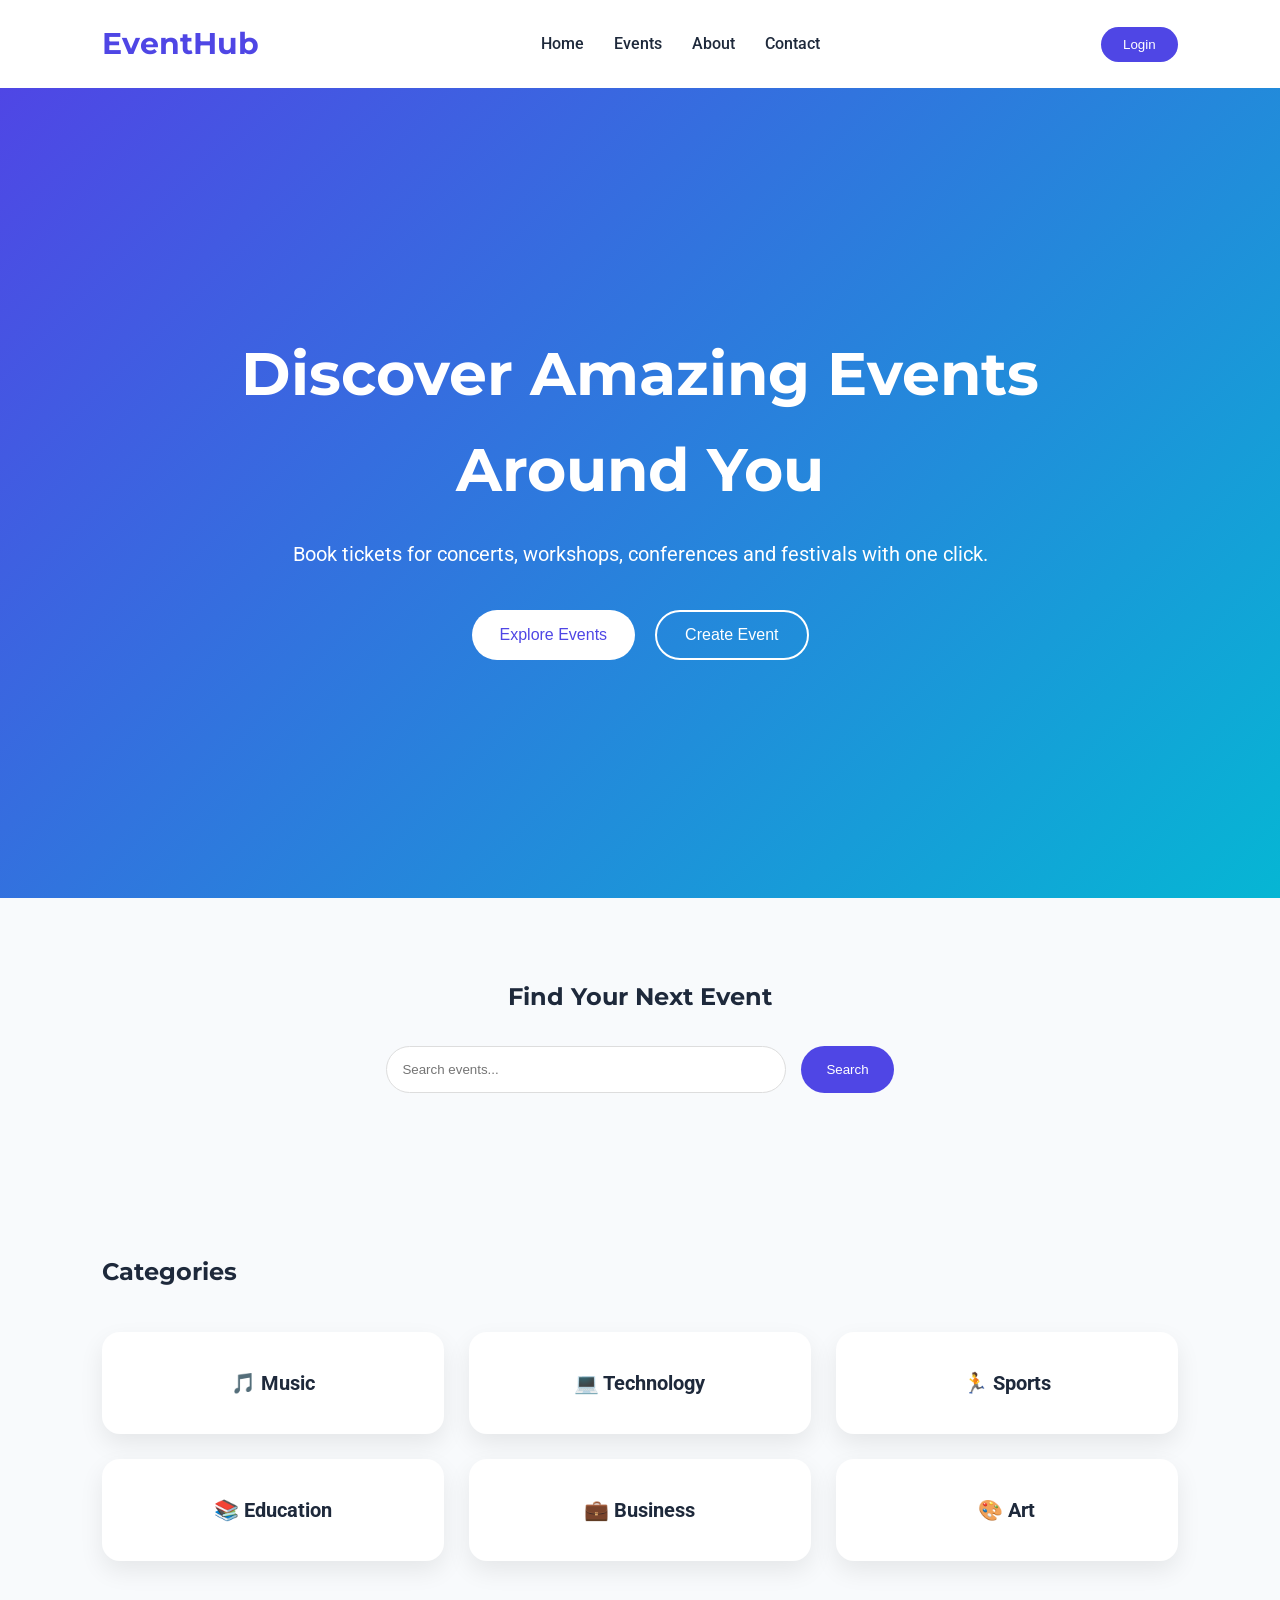
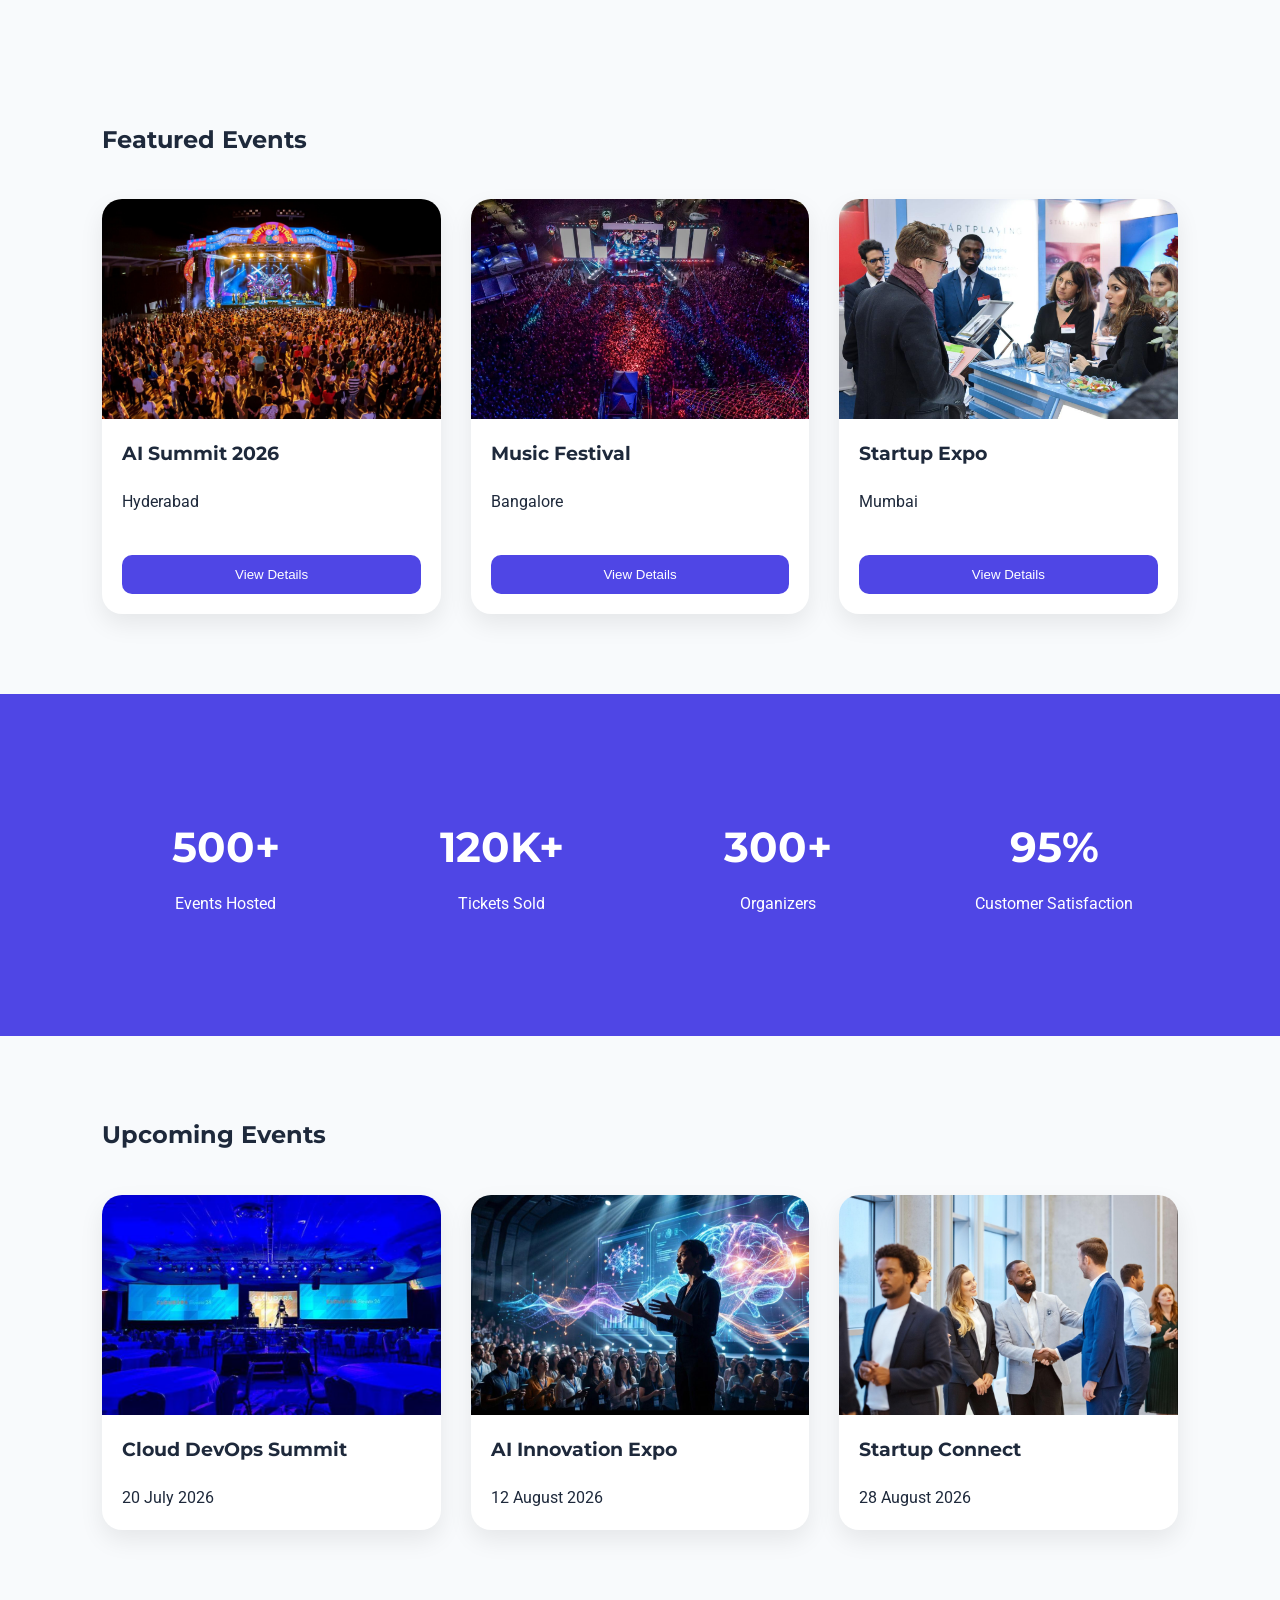
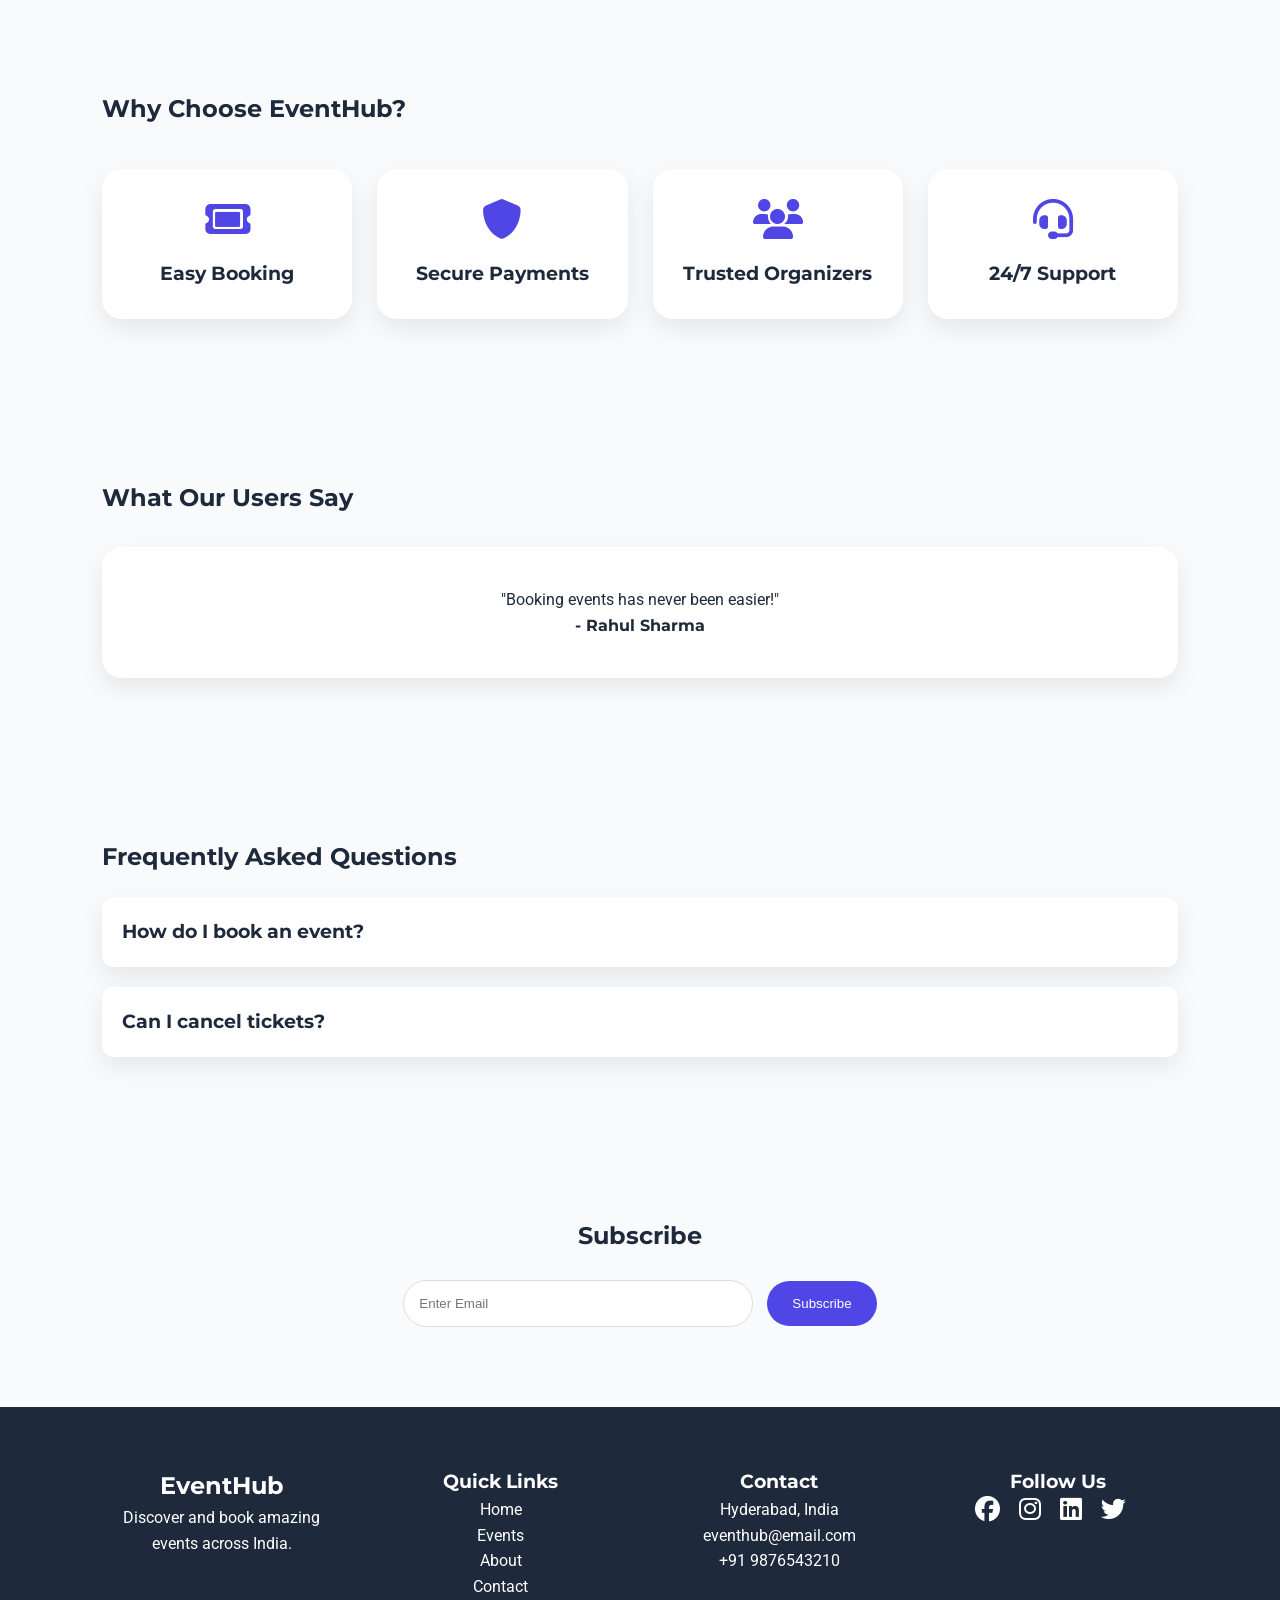
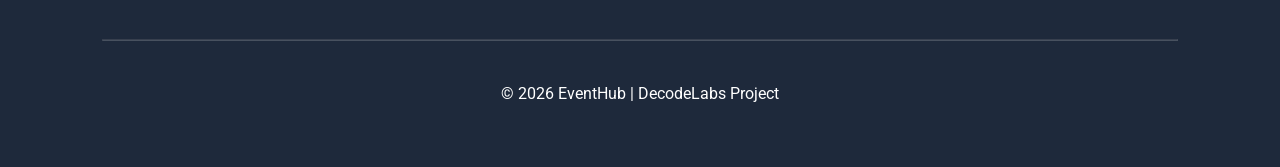
<file: project-1/EventHub/index.html>
<!DOCTYPE html>
<html lang="en">

<head>
    <meta charset="UTF-8">
    <meta name="viewport" content="width=device-width, initial-scale=1.0">
    <title>EventHub | Event Management Platform</title>
    <link rel="stylesheet" href="css/style.css">
    <link rel="stylesheet" href="css/responsive.css">
    <link rel="preconnect" href="https://fonts.googleapis.com">
    <link rel="preconnect" href="https://fonts.gstatic.com" crossorigin>
    <link
        href="https://fonts.googleapis.com/css2?family=Montserrat:wght@500;600;700&family=Roboto:wght@300;400;500&display=swap"
        rel="stylesheet">
    <link rel="stylesheet" href="https://cdnjs.cloudflare.com/ajax/libs/font-awesome/6.7.2/css/all.min.css">
</head>

<body>
    <!-- HEADER -->
    <header>
        <nav class="navbar">
            <div class="logo">
                <h2>EventHub</h2>
            </div>
            <ul class="nav-links">
                <li><a href="index.html">Home</a></li>
                <li><a href="events.html">Events</a></li>
                <li><a href="about.html">About</a></li>
                <li><a href="contact.html">Contact</a></li>
            </ul>
            <button class="login-btn">Login</button>
            <div class="menu-btn">
                <i class="fa-solid fa-bars"></i>
            </div>
        </nav>
    </header>

    <!-- HERO -->
    <section class="hero">
        <div class="hero-content">
            <h1>Discover Amazing Events Around You</h1>
            <p>
                Book tickets for concerts, workshops,
                conferences and festivals with one click.
            </p>
            <div class="hero-buttons">
                <button class="primary-btn">
                    Explore Events
                </button>
                <button class="secondary-btn">
                    Create Event
                </button>
            </div>
        </div>
    </section>

    <!-- SEARCH -->
    <section class="search-section">
        <h2>Find Your Next Event</h2>
        <div class="search-box">
            <input type="text" placeholder="Search events...">
            <button>
                Search
            </button>
        </div>
    </section>

    <!-- CATEGORIES -->
    <section class="categories">
        <h2>Categories</h2>
        <div class="category-grid">
            <div class="card">🎵 Music</div>
            <div class="card">💻 Technology</div>
            <div class="card">🏃 Sports</div>
            <div class="card">📚 Education</div>
            <div class="card">💼 Business</div>
            <div class="card">🎨 Art</div>
        </div>
    </section>

    <!-- FEATURED EVENTS -->
    <section class="events">
        <h2>Featured Events</h2>
        <div class="event-grid">
            <div class="event-card">
                <img src="images/event1.jpg" alt="">
                <h3>AI Summit 2026</h3>
                <p>Hyderabad</p>
                <button>View Details</button>
            </div>
            <div class="event-card">
                <img src="images/event2.jpg" alt="">
                <h3>Music Festival</h3>
                <p>Bangalore</p>
                <button>View Details</button>
            </div>
            <div class="event-card">
                <img src="images/event3.jpg" alt="">
                <h3>Startup Expo</h3>
                <p>Mumbai</p>
                <button>View Details</button>
            </div>
        </div>
    </section>

    <!-- Statistics -->
    <section class="statistics">
        <div class="stat-box">
            <h2>500+</h2>
            <p>Events Hosted</p>
        </div>
        <div class="stat-box">
            <h2>120K+</h2>
            <p>Tickets Sold</p>
        </div>
        <div class="stat-box">
            <h2>300+</h2>
            <p>Organizers</p>
        </div>
        <div class="stat-box">
            <h2>95%</h2>
            <p>Customer Satisfaction</p>
        </div>
    </section>

    <section class="upcoming">
        <h2>Upcoming Events</h2>
        <div class="event-grid">
            <div class="event-card">
                <img src="images/cloud-devops.png" alt="Cloud DevOps Summit banner">
                <h3>Cloud DevOps Summit</h3>
                <p>20 July 2026</p>
            </div>
            <div class="event-card">
                <img src="images/ai-innovation.png" alt="AI Innovation Expo banner">
                <h3>AI Innovation Expo</h3>
                <p>12 August 2026</p>
            </div>
            <div class="event-card">
                <img src="images/startup-connect.png" alt="Startup Connect banner">
                <h3>Startup Connect</h3>
                <p>28 August 2026</p>
            </div>
        </div>
    </section>

    <!-- WHY US -->
    <section class="why-us">
        <h2>Why Choose EventHub?</h2>
        <div class="why-grid">
            <div>
                <i class="fa-solid fa-ticket"></i>
                <h3>Easy Booking</h3>
            </div>
            <div>
                <i class="fa-solid fa-shield"></i>
                <h3>Secure Payments</h3>
            </div>
            <div>
                <i class="fa-solid fa-users"></i>
                <h3>Trusted Organizers</h3>
            </div>
            <div>
                <i class="fa-solid fa-headset"></i>
                <h3>24/7 Support</h3>
            </div>
        </div>
    </section>

    <!-- TESTIMONIAL -->
    <section class="testimonial">
        <h2>What Our Users Say</h2>
        <div class="testimonial-card">
            <p>
                "Booking events has never been easier!"
            </p>
            <h4>- Rahul Sharma</h4>
        </div>
    </section>

    <!-- FAQ -->
    <section class="faq">
        <h2>Frequently Asked Questions</h2>
        <div class="faq-item">
            <h3>How do I book an event?</h3>
            <p>Choose your event and click Book Ticket.</p>
        </div>
        <div class="faq-item">
            <h3>Can I cancel tickets?</h3>
            <p>Yes, based on organizer policy.</p>
        </div>
    </section>

    <!-- NEWSLETTER -->
    <section class="newsletter">
        <h2>Subscribe</h2>
        <input type="email" placeholder="Enter Email">
        <button>
            Subscribe
        </button>
    </section>

    <!-- FOOTER -->
    <footer>
        <div class="footer-container">
            <div>
                <h2>EventHub</h2>
                <p>
                    Discover and book amazing events across India.
                </p>
            </div>
            <div>
                <h3>Quick Links</h3>
                <ul>
                    <li>Home</li>
                    <li>Events</li>
                    <li>About</li>
                    <li>Contact</li>
                </ul>
            </div>
            <div>
                <h3>Contact</h3>
                <p>Hyderabad, India</p>
                <p>eventhub@email.com</p>
                <p>+91 9876543210</p>
            </div>
            <div>
                <h3>Follow Us</h3>
                <i class="fab fa-facebook"></i>
                <i class="fab fa-instagram"></i>
                <i class="fab fa-linkedin"></i>
                <i class="fab fa-twitter"></i>
            </div>
        </div>
        <hr>
        <p class="copyright">
            © 2026 EventHub | DecodeLabs Project
        </p>
    </footer>

    <script src="js/script.js"></script>

</body>

</html>
</file>
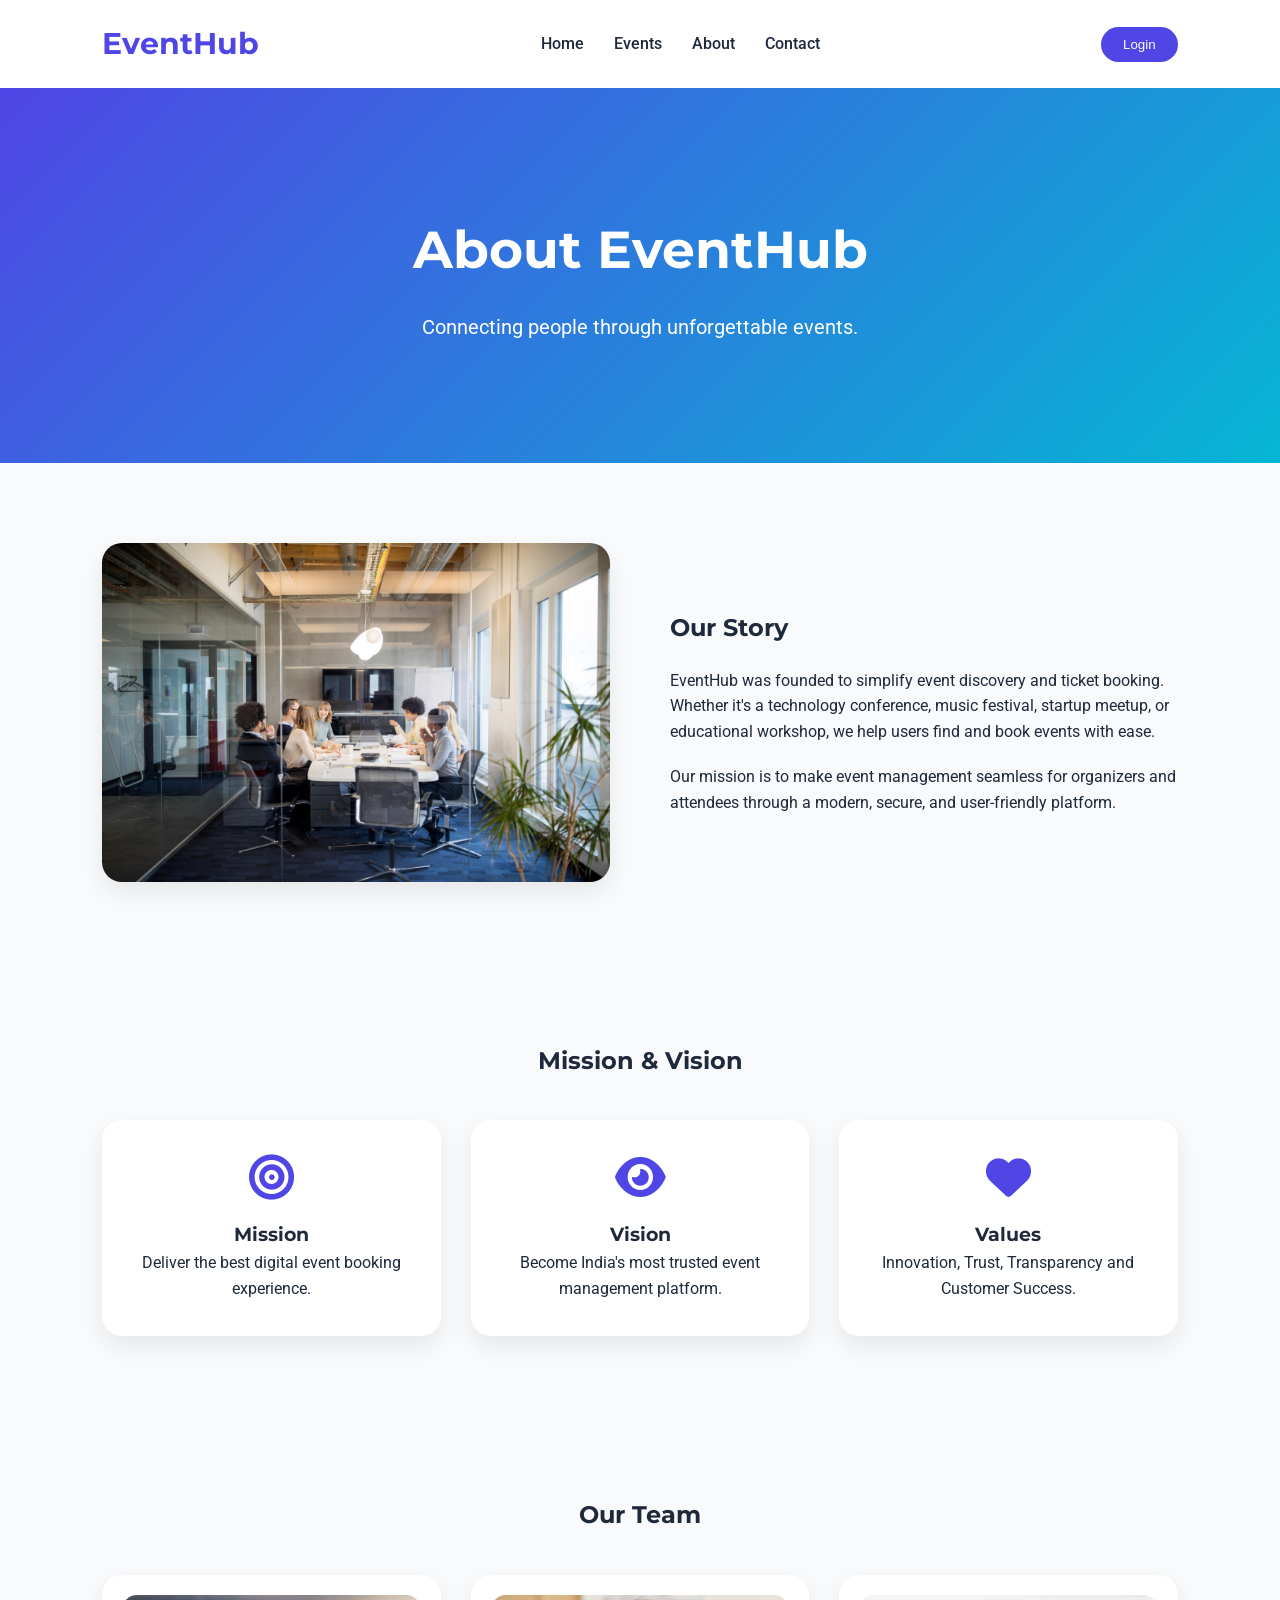
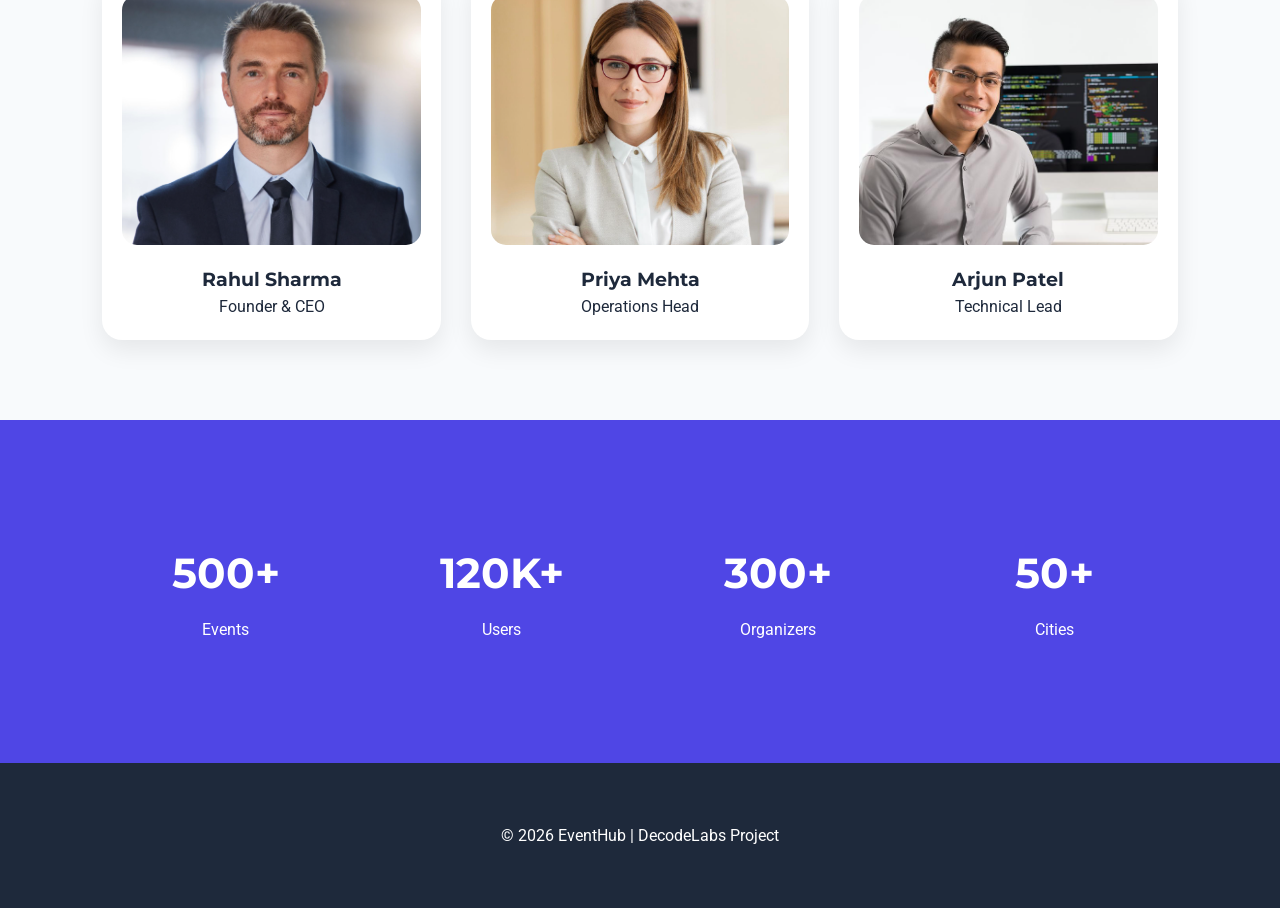
<file: project-1/EventHub/about.html>
<!DOCTYPE html>
<html lang="en">

<head>
    <meta charset="UTF-8">
    <meta name="viewport" content="width=device-width, initial-scale=1.0">
    <title>About | EventHub</title>
    <link rel="stylesheet" href="css/style.css">
    <link rel="stylesheet" href="css/responsive.css">
    <link rel="preconnect" href="https://fonts.googleapis.com">
    <link
        href="https://fonts.googleapis.com/css2?family=Montserrat:wght@600;700&family=Roboto:wght@400;500&display=swap"
        rel="stylesheet">
    <link rel="stylesheet" href="https://cdnjs.cloudflare.com/ajax/libs/font-awesome/6.7.2/css/all.min.css">
    <style>
        .section-title {
            text-align: center;
        }

        .team-title {
            text-align: center;
        }
    </style>
</head>

<body>
    <header>
        <nav class="navbar">
            <div class="logo">
                <h2>EventHub</h2>
            </div>
            <ul class="nav-links">
                <li><a href="index.html">Home</a></li>
                <li><a href="events.html">Events</a></li>
                <li><a href="about.html" class="active">About</a></li>
                <li><a href="contact.html">Contact</a></li>
            </ul>
            <button class="login-btn">Login</button>
            <div class="menu-btn">
                <i class="fa-solid fa-bars"></i>
            </div>
        </nav>
    </header>
    <section class="page-header">
        <h1>About EventHub</h1>
        <p>
            Connecting people through unforgettable events.
        </p>
    </section>

    <!-- OUR STORY -->

    <section class="about-section">
        <div class="about-image">
            <img src="images/about.jpg" alt="About EventHub">
        </div>
        <div class="about-content">
            <h2>Our Story</h2>
            <p>
                EventHub was founded to simplify event discovery and ticket booking.
                Whether it's a technology conference, music festival, startup meetup,
                or educational workshop, we help users find and book events with ease.
            </p>
            <p>
                Our mission is to make event management seamless for organizers and attendees through a modern, secure,
                and user-friendly platform.
            </p>
        </div>
    </section>

    <!-- MISSION -->

    <section>
        <h2 class="section-title">Mission & Vision</h2>
        <div class="mission-grid">
            <div class="mission-card">
                <i class="fa-solid fa-bullseye"></i>
                <h3>Mission</h3>
                <p>
                    Deliver the best digital event booking experience.
                </p>
            </div>
            <div class="mission-card">
                <i class="fa-solid fa-eye"></i>
                <h3>Vision</h3>
                <p>
                    Become India's most trusted event management platform.
                </p>
            </div>
            <div class="mission-card">
                <i class="fa-solid fa-heart"></i>
                <h3>Values</h3>
                <p>
                    Innovation, Trust, Transparency and Customer Success.
                </p>
            </div>
        </div>
    </section>

    <!-- TEAM -->

    <section>
        <h2 class="team-title">Our Team</h2>
        <div class="speaker-grid">
            <div class="speaker-card">
                <img src="images/team/team1.png" alt="Rahul Sharma">
                <h3>Rahul Sharma</h3>
                <p>Founder & CEO</p>
            </div>

            <div class="speaker-card">
                <img src="images/team/team2.png" alt="Priya Mehta">
                <h3>Priya Mehta</h3>
                <p>Operations Head</p>
            </div>

            <div class="speaker-card">
                <img src="images/team/team3.png" alt="Arjun Patel">
                <h3>Arjun Patel</h3>
                <p>Technical Lead</p>
            </div>
        </div>
    </section>

    <!-- ACHIEVEMENTS -->

    <section class="statistics">
        <div class="stat-box">
            <h2>500+</h2>
            <p>Events</p>
        </div>

        <div class="stat-box">
            <h2>120K+</h2>
            <p>Users</p>
        </div>

        <div class="stat-box">
            <h2>300+</h2>
            <p>Organizers</p>
        </div>

        <div class="stat-box">
            <h2>50+</h2>
            <p>Cities</p>
        </div>
    </section>

    <footer>
        <p>
            © 2026 EventHub | DecodeLabs Project
        </p>
    </footer>

    <script src="js/script.js"></script>

</body>

</html>
</file>
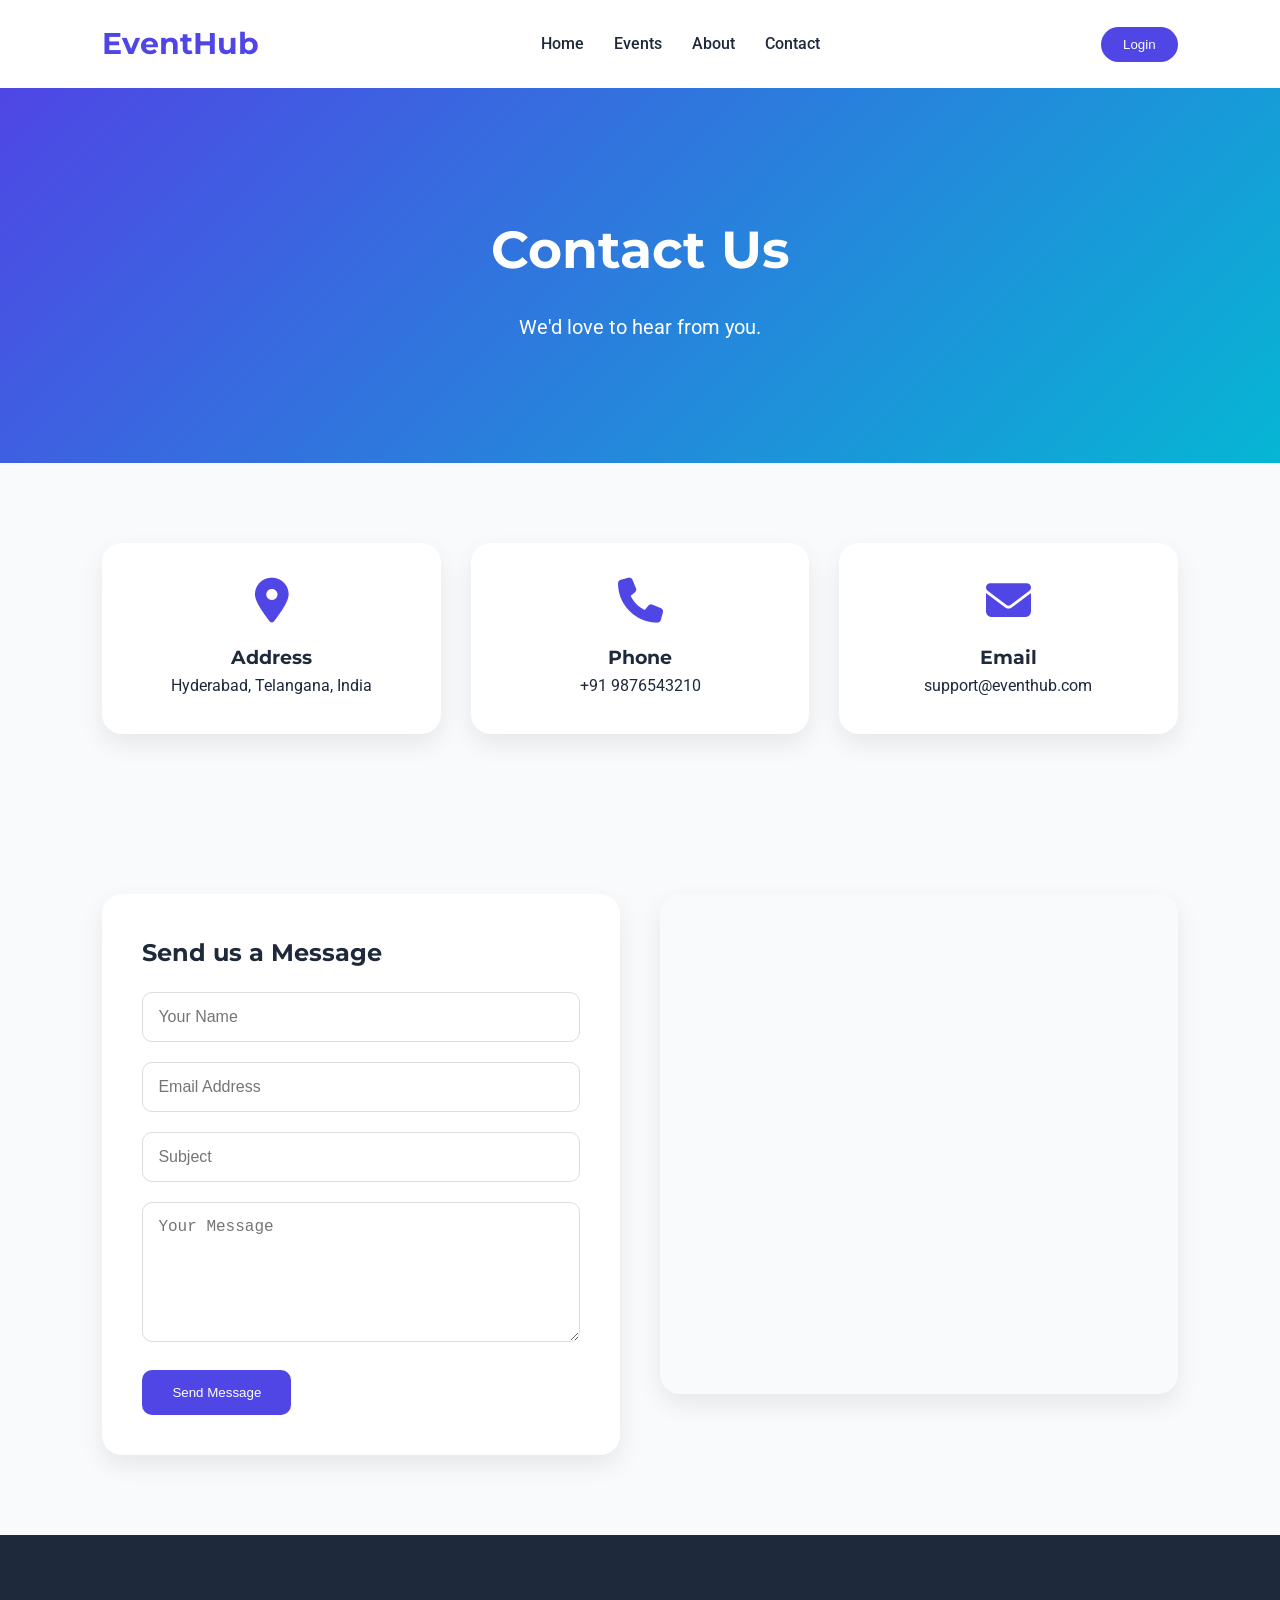
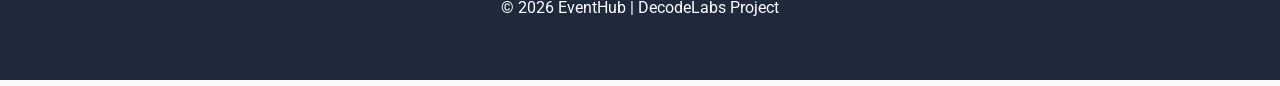
<file: project-1/EventHub/contact.html>
<!DOCTYPE html>
<html lang="en">

<head>
    <meta charset="UTF-8">
    <meta name="viewport" content="width=device-width, initial-scale=1.0">
    <title>Contact | EventHub</title>
    <link rel="stylesheet" href="css/style.css">
    <link rel="stylesheet" href="css/responsive.css">
    <link rel="preconnect" href="https://fonts.googleapis.com">
    <link
        href="https://fonts.googleapis.com/css2?family=Montserrat:wght@600;700&family=Roboto:wght@400;500&display=swap"
        rel="stylesheet">
    <link rel="stylesheet" href="https://cdnjs.cloudflare.com/ajax/libs/font-awesome/6.7.2/css/all.min.css">
</head>

<body>
    <header>
        <nav class="navbar">
            <div class="logo">
                <h2>EventHub</h2>
            </div>
            <ul class="nav-links">
                <li><a href="index.html">Home</a></li>
                <li><a href="events.html">Events</a></li>
                <li><a href="about.html">About</a></li>
                <li><a href="contact.html" class="active">Contact</a></li>
            </ul>
            <button class="login-btn">Login</button>
            <div class="menu-btn">
                <i class="fa-solid fa-bars"></i>
            </div>
        </nav>
    </header>
    <section class="page-header">
        <h1>Contact Us</h1>
        <p>
            We'd love to hear from you.
        </p>
    </section>

    <!-- Contact Cards -->

    <section class="contact-info">
        <div class="contact-card">
            <i class="fa-solid fa-location-dot"></i>
            <h3>Address</h3>
            <p>Hyderabad, Telangana, India</p>
        </div>
        <div class="contact-card">
            <i class="fa-solid fa-phone"></i>
            <h3>Phone</h3>
            <p>+91 9876543210</p>
        </div>
        <div class="contact-card">
            <i class="fa-solid fa-envelope"></i>
            <h3>Email</h3>
            <p>support@eventhub.com</p>
        </div>

    </section>

    <!-- Contact Form -->

    <section class="contact-section">
        <div class="contact-form">
            <h2>Send us a Message</h2>
            <form id="contactForm">
                <input type="text" id="name" placeholder="Your Name" required>
                <input type="email" id="email" placeholder="Email Address" required>
                <input type="text" id="subject" placeholder="Subject">
                <textarea id="message" rows="6" placeholder="Your Message"></textarea>
                <button type="submit">
                    Send Message
                </button>
            </form>
        </div>
        <div class="map">
            <iframe title="Map of Hyderabad" src="https://www.google.com/maps?q=Hyderabad&output=embed" loading="lazy"
                aria-label="Map showing location of Hyderabad">
            </iframe>
        </div>
    </section>
    <footer>
        <p>
            © 2026 EventHub | DecodeLabs Project
        </p>
    </footer>
    <script src="js/script.js"></script>
</body>

</html>
</file>
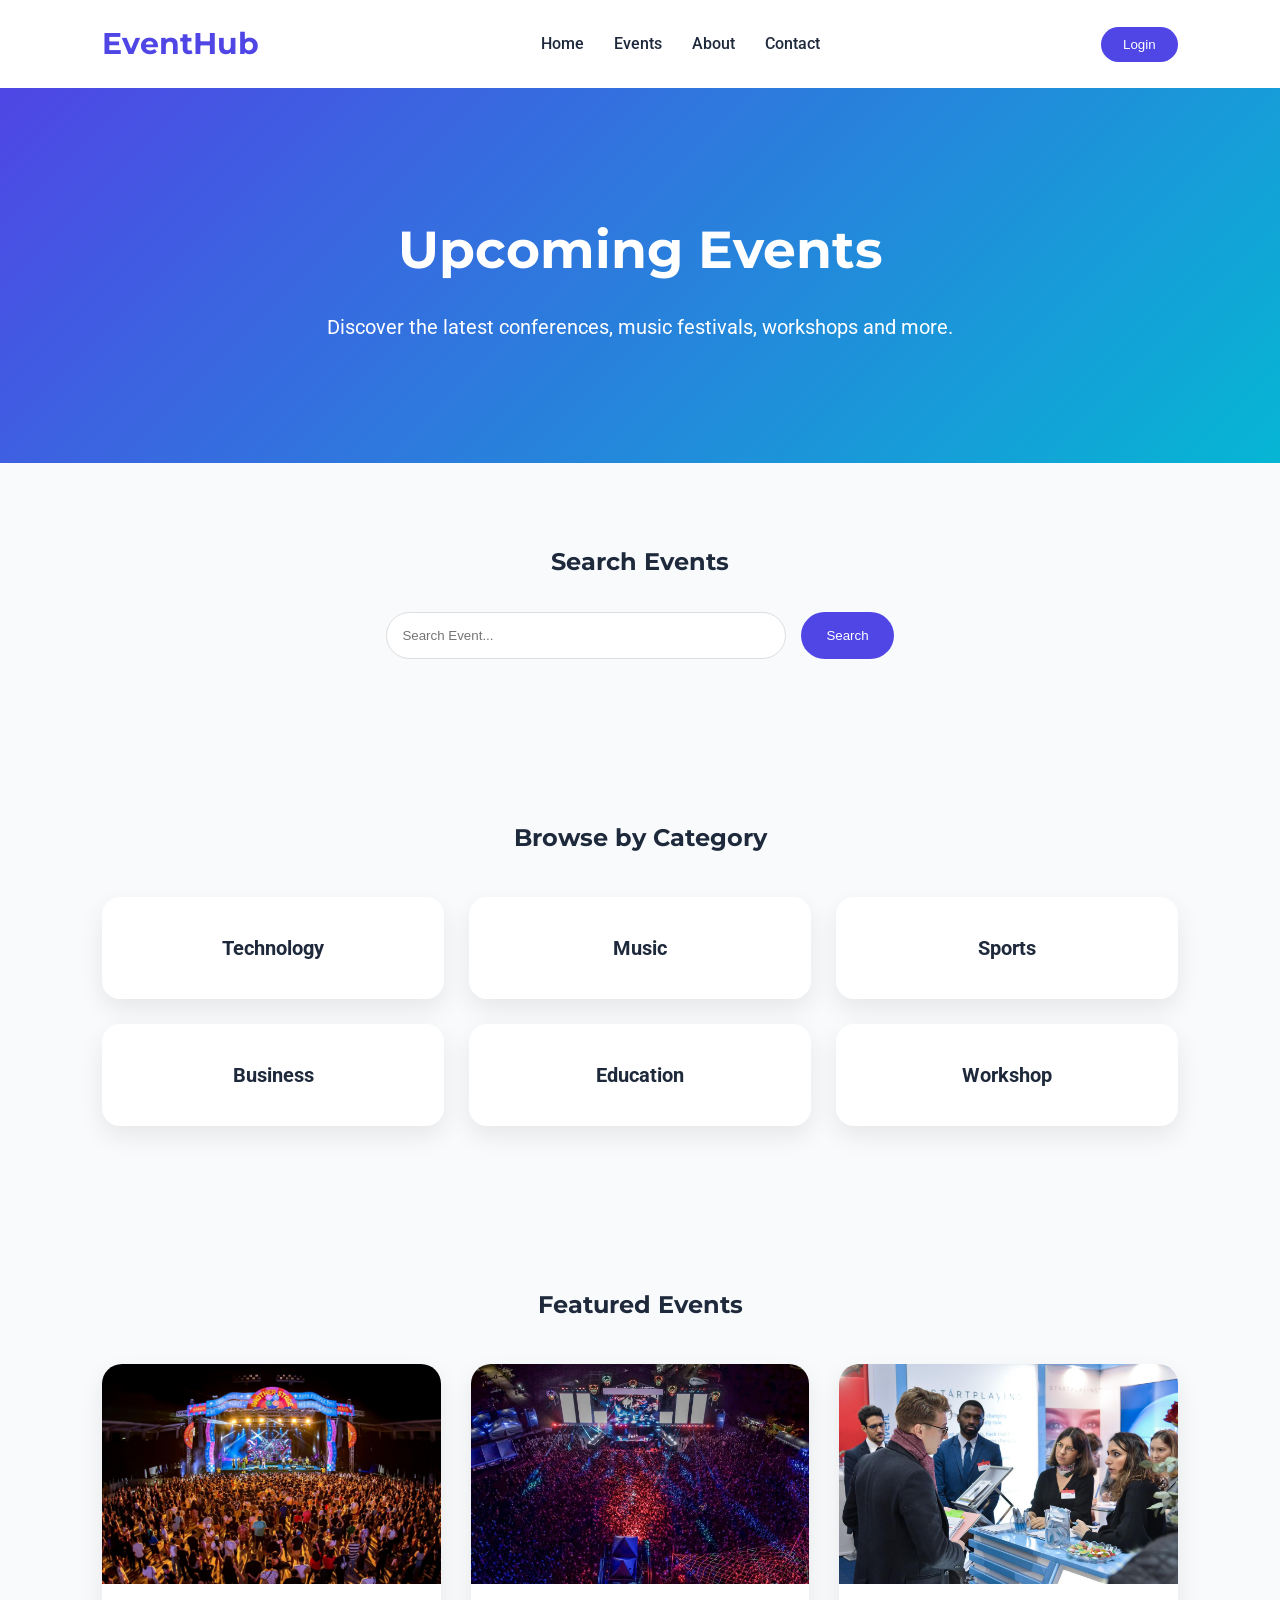
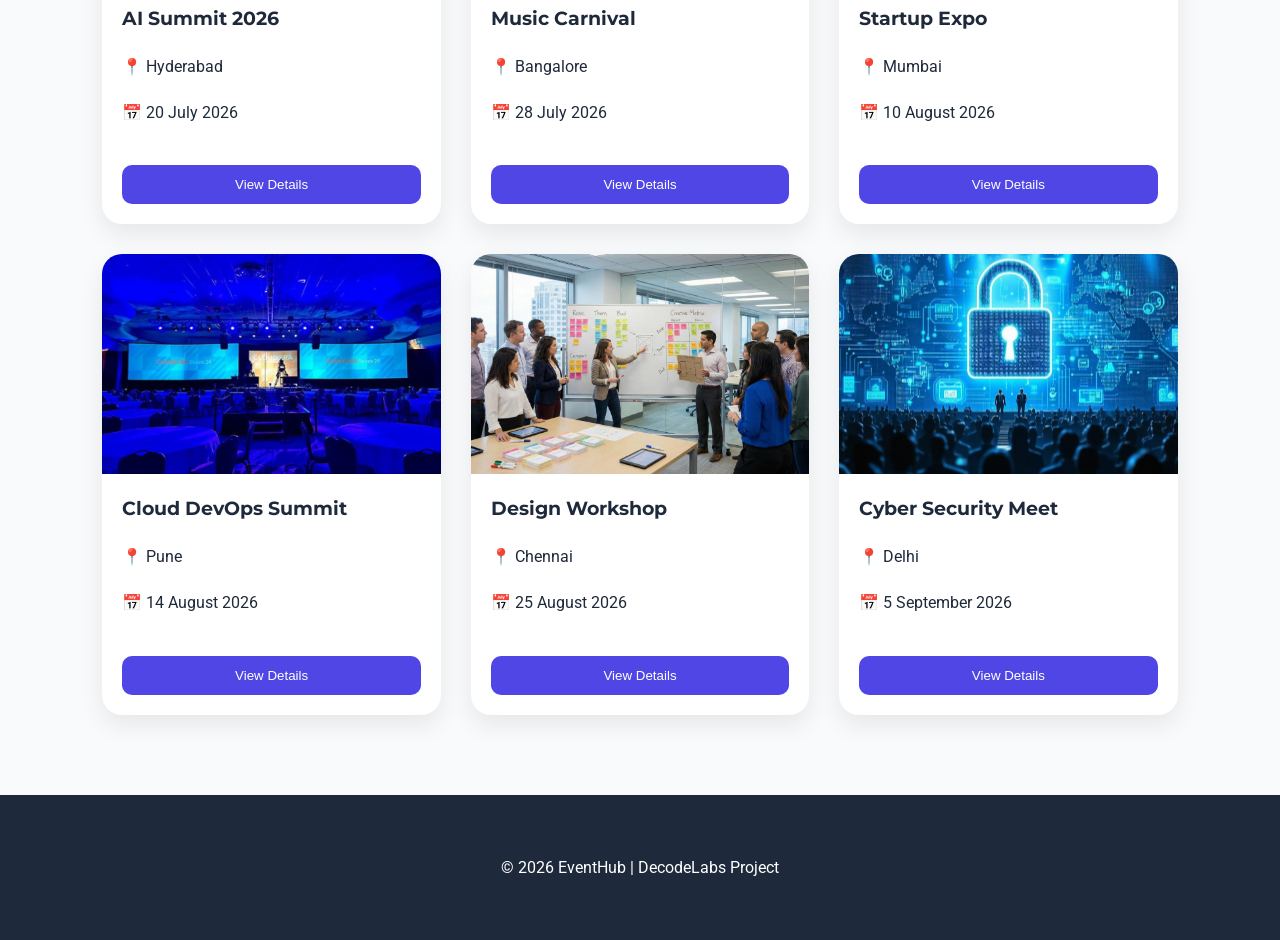
<file: project-1/EventHub/events.html>
<!DOCTYPE html>
<html lang="en">

<head>
    <meta charset="UTF-8">
    <meta name="viewport" content="width=device-width, initial-scale=1.0">
    <title>Events | EventHub</title>
    <link rel="stylesheet" href="css/style.css">
    <link rel="stylesheet" href="css/responsive.css">
    <link rel="preconnect" href="https://fonts.googleapis.com">
    <link
        href="https://fonts.googleapis.com/css2?family=Montserrat:wght@600;700&family=Roboto:wght@400;500&display=swap"
        rel="stylesheet">
    <link rel="stylesheet" href="https://cdnjs.cloudflare.com/ajax/libs/font-awesome/6.7.2/css/all.min.css">
    <style>
        .section-heading {
            text-align: center;
            margin-bottom: 30px;
        }

        .section-heading--large {
            margin-bottom: 40px;
        }
    </style>
</head>

<body>
    <header>
        <nav class="navbar">
            <div class="logo">
                <h2>EventHub</h2>
            </div>
            <ul class="nav-links">
                <li><a href="index.html">Home</a></li>
                <li><a href="events.html" class="active">Events</a></li>
                <li><a href="about.html">About</a></li>
                <li><a href="contact.html">Contact</a></li>
            </ul>
            <button class="login-btn">Login</button>
            <div class="menu-btn">
                <i class="fa-solid fa-bars"></i>
            </div>
        </nav>
    </header>

    <!-- PAGE HEADER -->

    <section class="page-header">
        <h1>Upcoming Events</h1>
        <p>
            Discover the latest conferences,
            music festivals, workshops and more.
        </p>

    </section>

    <!-- SEARCH -->

    <section class="search-section">
        <h2>Search Events</h2>
        <div class="search-box">
            <input type="text" placeholder="Search Event...">
            <button>
                Search
            </button>
        </div>
    </section>

    <!-- CATEGORY FILTER -->

    <section>

        <h2 class="section-heading">
            Browse by Category
        </h2>
        <div class="category-grid">
            <div class="card">Technology</div>
            <div class="card">Music</div>
            <div class="card">Sports</div>
            <div class="card">Business</div>
            <div class="card">Education</div>
            <div class="card">Workshop</div>
        </div>
    </section>

    <!-- EVENTS -->

    <section>
        <h2 class="section-heading section-heading--large">
            Featured Events
        </h2>
        <div class="event-grid">
            <div class="event-card">
                <img src="images/event1.jpg" alt="AI Summit 2026">
                <h3>AI Summit 2026</h3>
                <p>📍 Hyderabad</p>
                <p>📅 20 July 2026</p>
                <button>
                    View Details
                </button>
            </div>
            <div class="event-card">
                <img src="images/event2.jpg" alt="Music Carnival">
                <h3>Music Carnival</h3>
                <p>📍 Bangalore</p>
                <p>📅 28 July 2026</p>
                <button>
                    View Details
                </button>
            </div>
            <div class="event-card">
                <img src="images/event3.jpg" alt="Startup Expo">
                <h3>Startup Expo</h3>
                <p>📍 Mumbai</p>
                <p>📅 10 August 2026</p>
                <button>
                    View Details
                </button>
            </div>
            <div class="event-card">
                <img src="images/cloud-devops.png" alt="Cloud DevOps Summit">
                <h3>Cloud DevOps Summit</h3>
                <p>📍 Pune</p>
                <p>📅 14 August 2026</p>
                <button>
                    View Details
                </button>
            </div>

            <div class="event-card">
                <img src="images/design-workshop.png" alt="Design Workshop">
                <h3>Design Workshop</h3>
                <p>📍 Chennai</p>
                <p>📅 25 August 2026</p>
                <button>
                    View Details
                </button>
            </div>
            <div class="event-card">
                <img src="images/cyber-security.png" alt="Cyber Security Meet">
                <h3>Cyber Security Meet</h3>
                <p>📍 Delhi</p>
                <p>📅 5 September 2026</p>
                <button>
                    View Details
                </button>
            </div>
        </div>
    </section>

    <footer>
        <p>
            © 2026 EventHub | DecodeLabs Project
        </p>
    </footer>

    <script src="js/script.js"></script>

</body>

</html>
</file>
<file: project-1/EventHub/css/style.css>
/* ===========================
   GOOGLE FONTS & RESET
=========================== */

 * {
     margin: 0;
     padding: 0;
     box-sizing: border-box;
 }

 html {
     scroll-behavior: smooth;
 }

 body {
     font-family: 'Roboto', sans-serif;
     background: #F8FAFC;
     color: #1E293B;
     line-height: 1.6;
 }

 img {
     width: 100%;
     display: block;
 }

 a {
     text-decoration: none;
     color: inherit;
 }

 ul {
     list-style: none;
 }

 section {
     padding: 80px 8%;
 }

 h1,
 h2,
 h3,
 h4 {
     font-family: 'Montserrat', sans-serif;
 }

 /* ===========================
        COLORS
=========================== */

 :root {

     --primary: #4F46E5;
     --secondary: #06B6D4;
     --accent: #F7F0EA;
     --dark: #1E293B;
     --light: #FFFFFF;
     --background: #F8FAFC;
     --shadow: 0 10px 25px rgba(0, 0, 0, .08);

 }

 /* ===========================
        NAVBAR
=========================== */

 header {
     position: sticky;
     top: 0;
     z-index: 999;
     background: white;
     box-shadow: 0 3px 10px rgba(0, 0, 0, .05);
 }

 .navbar {

     display: flex;
     justify-content: space-between;
     align-items: center;

     padding: 20px 8%;

 }

 .logo h2 {

     color: var(--primary);

     font-size: 30px;

 }

 .nav-links {

     display: flex;

     gap: 30px;

 }

 .nav-links a {

     font-weight: 500;

     transition: .3s;

 }

 .nav-links a:hover {

     color: var(--primary);

 }

 .login-btn {

     padding: 10px 22px;

     border: none;

     border-radius: 30px;

     background: var(--primary);

     color: white;

     cursor: pointer;

     transition: .3s;

 }

 .login-btn:hover {

     background: var(--secondary);

 }

 .menu-btn {

     display: none;

     font-size: 28px;

     cursor: pointer;

 }

 /* ===========================
        HERO
=========================== */

 .hero {

     min-height: 90vh;

     display: flex;

     justify-content: center;

     align-items: center;

     text-align: center;

     background: linear-gradient(135deg, #4F46E5, #06B6D4);

     color: white;

 }

 .hero-content {

     max-width: 800px;

 }

 .hero h1 {

     font-size: 60px;

     margin-bottom: 20px;

 }

 .hero p {

     font-size: 20px;

     margin-bottom: 40px;

 }

 .hero-buttons {

     display: flex;

     justify-content: center;

     gap: 20px;

 }

 .primary-btn,

 .secondary-btn {

     padding: 14px 28px;

     border: none;

     border-radius: 40px;

     cursor: pointer;

     font-size: 16px;

     transition: .3s;

 }

 .primary-btn {

     background: white;

     color: var(--primary);

 }

 .secondary-btn {

     background: transparent;

     border: 2px solid white;

     color: white;

 }

 .primary-btn:hover,

 .secondary-btn:hover {

     transform: translateY(-5px);

 }

 /* ===========================
        SEARCH
=========================== */

 .search-section {

     text-align: center;

 }

 .search-box {

     margin-top: 30px;

     display: flex;

     justify-content: center;

     gap: 15px;

 }

 .search-box input {

     width: 400px;

     padding: 15px;

     border-radius: 40px;

     border: 1px solid #ddd;

 }

 .search-box button {

     padding: 15px 25px;

     border: none;

     background: var(--primary);

     color: white;

     border-radius: 40px;

     cursor: pointer;

 }

 /* ===========================
      CATEGORY
=========================== */

 .category-grid {

     display: grid;

     grid-template-columns: repeat(3, 1fr);

     gap: 25px;

     margin-top: 40px;

 }

 .card {

     background: white;

     padding: 35px;

     text-align: center;

     border-radius: 18px;

     box-shadow: var(--shadow);

     transition: .3s;

     font-size: 20px;

     font-weight: bold;

 }

 .card:hover {

     transform: translateY(-8px);

 }

 /* ===========================
      EVENTS
=========================== */

 .event-grid {

     display: grid;

     grid-template-columns: repeat(3, 1fr);

     gap: 30px;

     margin-top: 40px;

 }

 .event-card {

     background: white;

     border-radius: 20px;

     overflow: hidden;

     box-shadow: var(--shadow);

     transition: .3s;

 }

 .event-card:hover {

     transform: translateY(-10px);

 }

 .event-card img {

     height: 220px;

     object-fit: cover;

 }

 .event-card h3 {

     margin: 20px;

 }

 .event-card p {

     margin: 0 20px 20px;

 }

 .event-card button {

     margin: 20px;

     width: calc(100% - 40px);

     padding: 12px;

     border: none;

     background: var(--primary);

     color: white;

     border-radius: 10px;

     cursor: pointer;

 }

 /* ===========================
        WHY US
=========================== */

 .why-grid {

     display: grid;

     grid-template-columns: repeat(4, 1fr);

     gap: 25px;

     margin-top: 40px;

 }

 .why-grid div {

     background: white;

     padding: 30px;

     text-align: center;

     border-radius: 20px;

     box-shadow: var(--shadow);

 }

 .why-grid i {

     font-size: 40px;

     color: var(--primary);

     margin-bottom: 20px;

 }

 /* ===========================
      TESTIMONIAL
=========================== */

 .testimonial-card {

     margin-top: 30px;

     background: white;

     padding: 40px;

     border-radius: 20px;

     box-shadow: var(--shadow);

     text-align: center;

 }

 /* ===========================
        FAQ
=========================== */

 .faq-item {

     background: white;

     margin-top: 20px;

     padding: 20px;

     border-radius: 12px;

     box-shadow: var(--shadow);

 }

 /* ===========================
      NEWSLETTER
=========================== */

 .newsletter {

     text-align: center;

 }

 .newsletter input {

     margin-top: 25px;

     width: 350px;

     padding: 15px;

     border-radius: 40px;

     border: 1px solid #ddd;

 }

 .newsletter button {

     margin-left: 10px;

     padding: 15px 25px;

     border: none;

     background: var(--primary);

     color: white;

     border-radius: 40px;

     cursor: pointer;

 }

 /* ===========================
        FOOTER
=========================== */

 footer {

     background: var(--dark);

     color: white;

     text-align: center;

     padding: 25px;

 }

 .statistics {

     display: grid;

     grid-template-columns: repeat(4, 1fr);

     gap: 30px;

     text-align: center;

     background: #4F46E5;

     color: white;

 }

 .stat-box {

     padding: 40px;

 }

 .stat-box h2 {

     font-size: 42px;

     margin-bottom: 10px;

 }

 footer {

     background: #1E293B;

     color: white;

     padding: 60px 8%;

 }

 .footer-container {

     display: grid;

     grid-template-columns: repeat(4, 1fr);

     gap: 40px;

 }

 .footer-container i {

     font-size: 25px;

     margin-right: 15px;

     cursor: pointer;

     transition: .3s;

 }

 .footer-container i:hover {

     color: #06B6D4;

 }

 footer hr {

     margin: 40px 0;

     opacity: .2;

 }

 .copyright {

     text-align: center;

 }

 /* ===========================
PAGE HEADER
=========================== */

 .page-header {

     padding: 120px 20px;

     background: linear-gradient(135deg, #4F46E5, #06B6D4);

     color: white;

     text-align: center;

 }

 .page-header h1 {

     font-size: 52px;

     margin-bottom: 20px;

 }

 .page-header p {

     font-size: 20px;

     max-width: 700px;

     margin: auto;

 }

 /* ==========================
EVENT DETAILS
========================== */

 .event-details {

     display: grid;

     grid-template-columns: 1fr 1fr;

     gap: 50px;

     align-items: center;

 }

 .details-image img {

     border-radius: 20px;

     box-shadow: var(--shadow);

 }

 .details-content ul {

     margin: 25px 0;

 }

 .details-content li {

     margin: 12px 0;

 }

 .timeline {

     display: flex;

     flex-direction: column;

     gap: 20px;

     margin-top: 40px;

 }

 .timeline-item {

     background: white;

     padding: 20px;

     border-left: 5px solid var(--primary);

     box-shadow: var(--shadow);

     border-radius: 10px;

 }

 .speaker-grid {

     display: grid;

     grid-template-columns: repeat(3, 1fr);

     gap: 30px;

     margin-top: 40px;

 }

 .speaker-card {

     background: white;

     padding: 20px;

     text-align: center;

     border-radius: 20px;

     box-shadow: var(--shadow);

 }

 .speaker-card img {

     height: 250px;

     object-fit: cover;

     border-radius: 15px;

     margin-bottom: 20px;

 }

 .ticket-grid {

     display: grid;

     grid-template-columns: repeat(3, 1fr);

     gap: 30px;

     margin-top: 40px;

 }

 .ticket-card {

     background: white;

     padding: 40px;

     text-align: center;

     border-radius: 20px;

     box-shadow: var(--shadow);

 }

 .ticket-card h2 {

     margin: 20px 0;

     color: var(--primary);

 }

 .ticket-card button {

     margin-top: 20px;

     padding: 12px 30px;

     border: none;

     background: var(--primary);

     color: white;

     border-radius: 8px;

     cursor: pointer;

 }

 /* ===========================
ABOUT PAGE
=========================== */

 .about-section {

     display: grid;

     grid-template-columns: 1fr 1fr;

     gap: 60px;

     align-items: center;

 }

 .about-image img {

     border-radius: 20px;

     box-shadow: var(--shadow);

 }

 .about-content p {

     margin-top: 20px;

 }

 .mission-grid {

     display: grid;

     grid-template-columns: repeat(3, 1fr);

     gap: 30px;

     margin-top: 40px;

 }

 .mission-card {

     background: white;

     padding: 35px;

     text-align: center;

     border-radius: 20px;

     box-shadow: var(--shadow);

     transition: .3s;

 }

 .mission-card:hover {

     transform: translateY(-10px);

 }

 .mission-card i {

     font-size: 45px;

     color: var(--primary);

     margin-bottom: 20px;

 }

 /* ===========================
CONTACT PAGE
=========================== */

 .contact-info {

     display: grid;

     grid-template-columns: repeat(3, 1fr);

     gap: 30px;

     text-align: center;

 }

 .contact-card {

     background: white;

     padding: 35px;

     border-radius: 20px;

     box-shadow: var(--shadow);

 }

 .contact-card i {

     font-size: 45px;

     color: var(--primary);

     margin-bottom: 20px;

 }

 .contact-section {

     display: grid;

     grid-template-columns: 1fr 1fr;

     gap: 40px;

     align-items: start;

 }

 .contact-form {

     background: white;

     padding: 40px;

     border-radius: 20px;

     box-shadow: var(--shadow);

 }

 .contact-form input,

 .contact-form textarea {

     width: 100%;

     padding: 15px;

     margin-top: 20px;

     border: 1px solid #ddd;

     border-radius: 10px;

     font-size: 16px;

 }

 .contact-form button {

     margin-top: 20px;

     padding: 15px 30px;

     background: var(--primary);

     color: white;

     border: none;

     border-radius: 10px;

     cursor: pointer;

 }

 .map iframe {

     width: 100%;

     height: 500px;

     border: none;

     border-radius: 20px;

     box-shadow: var(--shadow);

 }
</file>
<file: project-1/EventHub/css/responsive.css>
/* ===========================
        TABLETS
=========================== */

@media (max-width:1024px) {

    .hero h1 {

        font-size: 48px;

    }

    .hero p {

        font-size: 18px;

    }

    .category-grid {

        grid-template-columns: repeat(2, 1fr);

    }

    .event-grid {

        grid-template-columns: repeat(2, 1fr);

    }

    .why-grid {

        grid-template-columns: repeat(2, 1fr);

    }

}

/* ===========================
        MOBILE
=========================== */

@media (max-width:768px) {

    section {

        padding: 60px 20px;

    }

    /* Navbar */

    .nav-links {

        position: absolute;

        top: 80px;

        left: -100%;

        width: 100%;

        background: white;

        flex-direction: column;

        text-align: center;

        padding: 30px 0;

        transition: .4s;

        box-shadow: 0 10px 15px rgba(0, 0, 0, .1);

    }

    .nav-links.active {

        left: 0;

    }

    .login-btn {

        display: none;

    }

    .menu-btn {

        display: block;

    }

    /* Hero */

    .hero {

        padding: 40px 20px;

    }

    .hero h1 {

        font-size: 36px;

    }

    .hero p {

        font-size: 16px;

    }

    .hero-buttons {

        flex-direction: column;

    }

    .primary-btn,

    .secondary-btn {

        width: 100%;

    }

    /* Search */

    .search-box {

        flex-direction: column;

    }

    .search-box input {

        width: 100%;

    }

    /* Categories */

    .category-grid {

        grid-template-columns: 1fr;

    }

    /* Events */

    .event-grid {

        grid-template-columns: 1fr;

    }

    /* Why Us */

    .why-grid {

        grid-template-columns: 1fr;

    }

    /* Newsletter */

    .newsletter input {

        width: 100%;

        margin-bottom: 15px;

    }

    .newsletter button {

        width: 100%;

        margin-left: 0;

    }

}

/* ===========================
      SMALL DEVICES
=========================== */

@media (max-width:480px) {

    .logo h2 {

        font-size: 24px;

    }

    .hero h1 {

        font-size: 30px;

    }

    .hero p {

        font-size: 15px;

    }

    section h2 {

        font-size: 26px;

    }

    .card {

        font-size: 18px;

    }

}

@media(max-width:768px) {

    .statistics {

        grid-template-columns: repeat(2, 1fr);

    }

    .footer-container {

        grid-template-columns: 1fr;

        text-align: center;

    }

}

@media(max-width:480px) {

    .statistics {

        grid-template-columns: 1fr;

    }

}

@media(max-width:768px) {

    .event-details {

        grid-template-columns: 1fr;

    }

    .speaker-grid {

        grid-template-columns: 1fr;

    }

    .ticket-grid {

        grid-template-columns: 1fr;

    }

}

@media(max-width:768px) {

    .about-section {

        grid-template-columns: 1fr;

    }

    .mission-grid {

        grid-template-columns: 1fr;

    }

}

@media(max-width:768px) {

    .contact-info {

        grid-template-columns: 1fr;

    }

    .contact-section {

        grid-template-columns: 1fr;

    }

}
</file>
